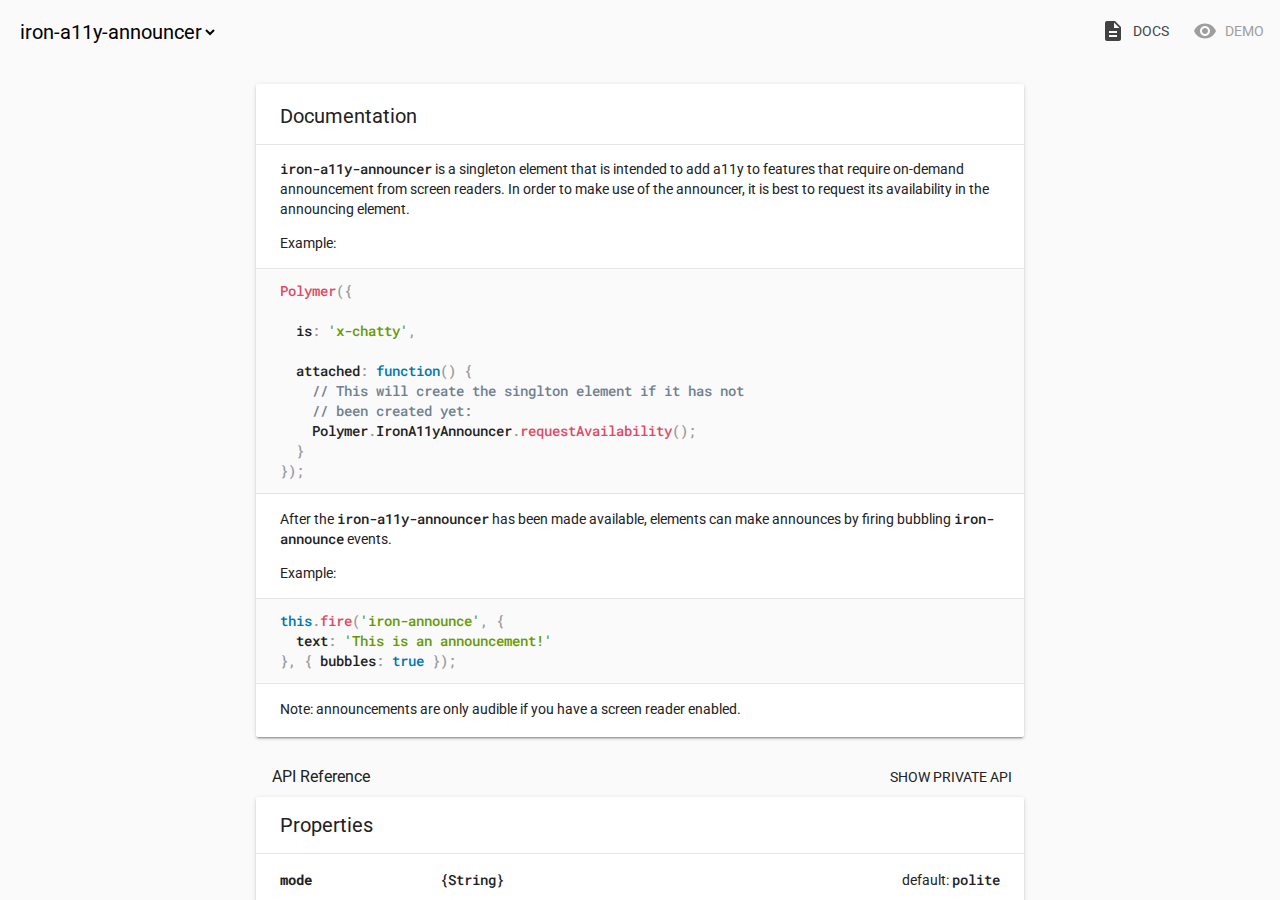
<file: bower_components/iron-a11y-announcer/index.html>
<!doctype html>
<!--
@license
Copyright (c) 2015 The Polymer Project Authors. All rights reserved.
This code may only be used under the BSD style license found at http://polymer.github.io/LICENSE.txt
The complete set of authors may be found at http://polymer.github.io/AUTHORS.txt
The complete set of contributors may be found at http://polymer.github.io/CONTRIBUTORS.txt
Code distributed by Google as part of the polymer project is also
subject to an additional IP rights grant found at http://polymer.github.io/PATENTS.txt
-->

<html>
<head>

  <title>iron-a11y-announcer</title>
  <meta charset="utf-8">
  <meta name="viewport" content="width=device-width, initial-scale=1.0">

  <script src="../webcomponentsjs/webcomponents-lite.js"></script>
  <link rel="import" href="../iron-component-page/iron-component-page.html">

</head>
<body>

  <iron-component-page></iron-component-page>

</body>
</html>
</file>
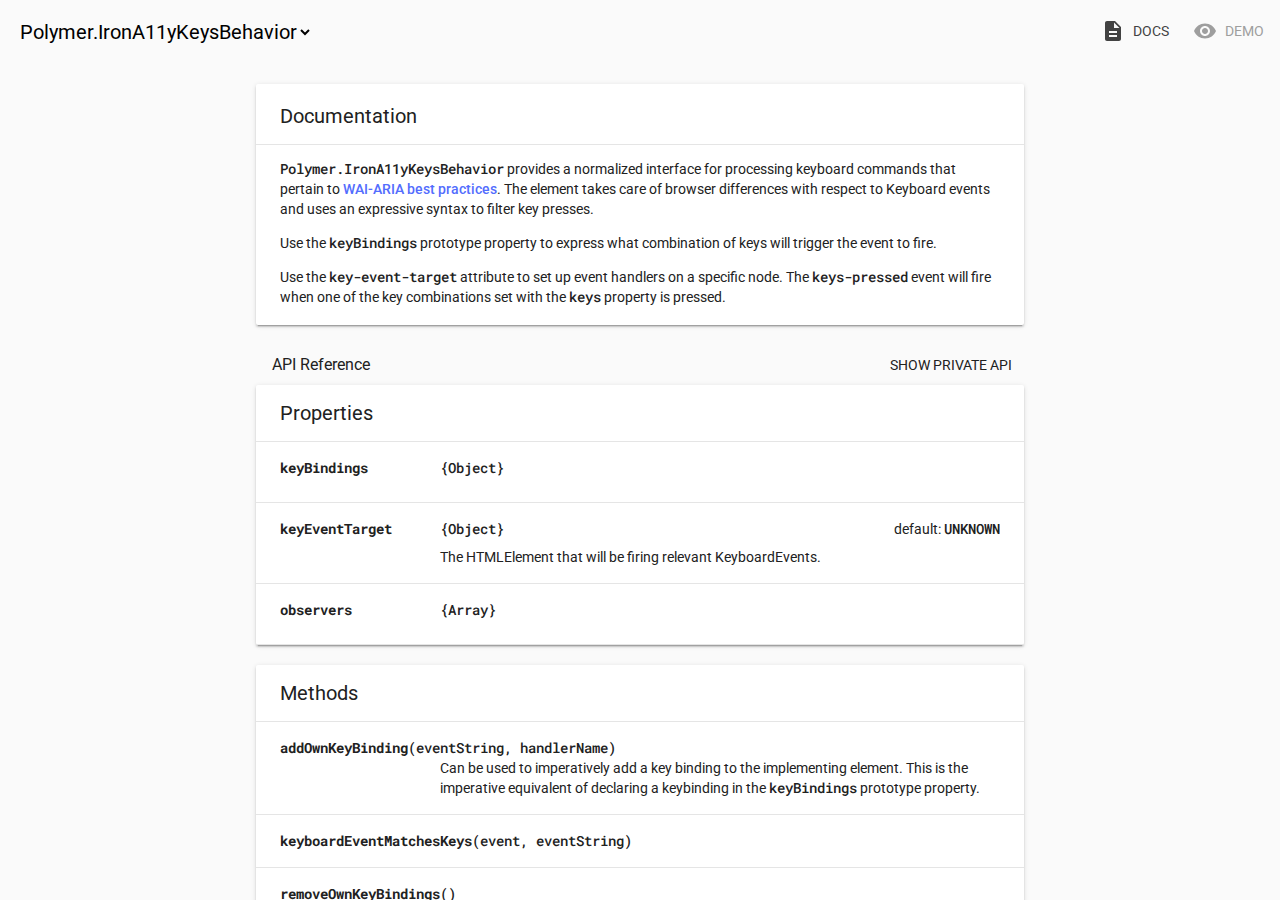
<file: bower_components/iron-a11y-keys-behavior/index.html>
<!doctype html>
<!--
@license
Copyright (c) 2015 The Polymer Project Authors. All rights reserved.
This code may only be used under the BSD style license found at http://polymer.github.io/LICENSE
The complete set of authors may be found at http://polymer.github.io/AUTHORS
The complete set of contributors may be found at http://polymer.github.io/CONTRIBUTORS
Code distributed by Google as part of the polymer project is also
subject to an additional IP rights grant found at http://polymer.github.io/PATENTS
-->
<html>
<head>

  <title>iron-a11y-keys-behavior</title>
  <script src="../webcomponentsjs/webcomponents-lite.js"></script>
  <link rel="import" href="../iron-component-page/iron-component-page.html">

</head>
<body>

  <iron-component-page></iron-component-page>

</body>
</html>
</file>
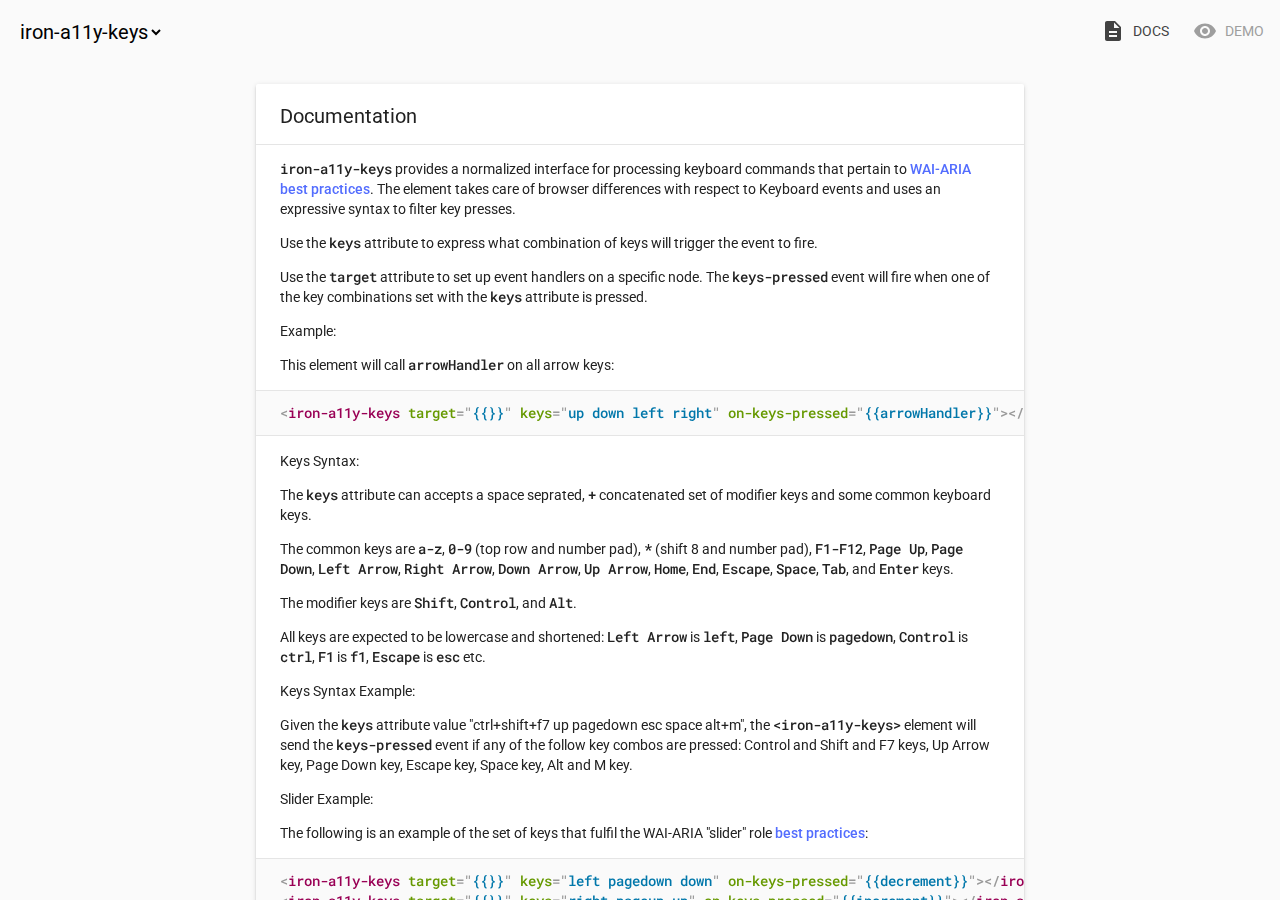
<file: bower_components/iron-a11y-keys/index.html>
<!doctype html>
<!--
@license
Copyright (c) 2015 The Polymer Project Authors. All rights reserved.
This code may only be used under the BSD style license found at http://polymer.github.io/LICENSE
The complete set of authors may be found at http://polymer.github.io/AUTHORS
The complete set of contributors may be found at http://polymer.github.io/CONTRIBUTORS
Code distributed by Google as part of the polymer project is also
subject to an additional IP rights grant found at http://polymer.github.io/PATENTS
-->
<html>
<head>

  <title>iron-a11y-keys</title>
  <script src="../webcomponentsjs/webcomponents-lite.js"></script>
  <link rel="import" href="../iron-component-page/iron-component-page.html">

</head>
<body>

  <iron-component-page></iron-component-page>

</body>
</html>
</file>
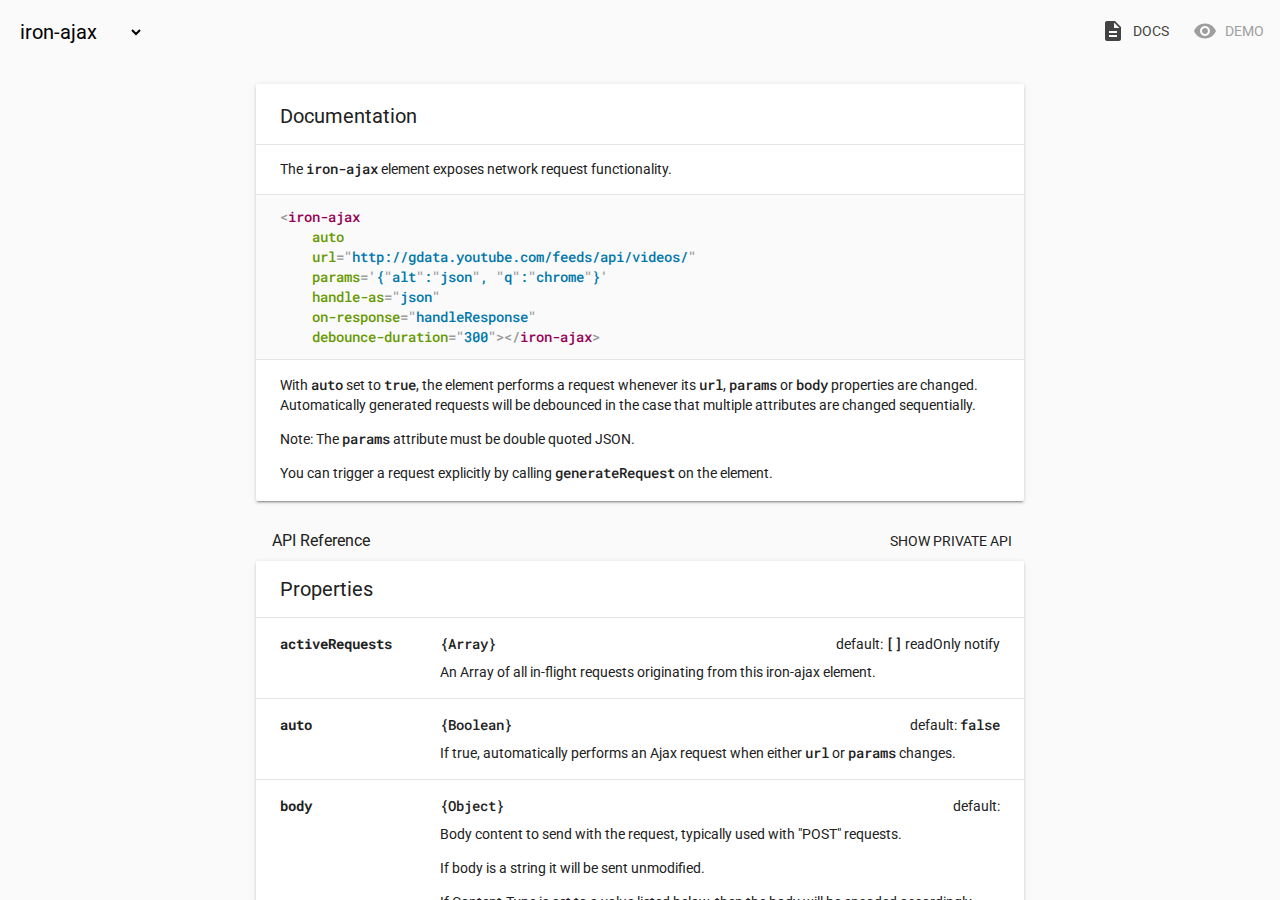
<file: bower_components/iron-ajax/index.html>
<!doctype html>
<!--
Copyright (c) 2015 The Polymer Project Authors. All rights reserved.
This code may only be used under the BSD style license found at http://polymer.github.io/LICENSE
The complete set of authors may be found at http://polymer.github.io/AUTHORS
The complete set of contributors may be found at http://polymer.github.io/CONTRIBUTORS
Code distributed by Google as part of the polymer project is also
subject to an additional IP rights grant found at http://polymer.github.io/PATENTS
-->
<html>
<head>

  <title>iron-ajax</title>
  <meta charset="utf-8">
  <meta name="viewport" content="width=device-width, initial-scale=1.0">

  <script src="../webcomponentsjs/webcomponents-lite.js"></script>
  <link rel="import" href="../iron-component-page/iron-component-page.html">

</head>
<body>

  <iron-component-page></iron-component-page>

</body>
</html>
</file>
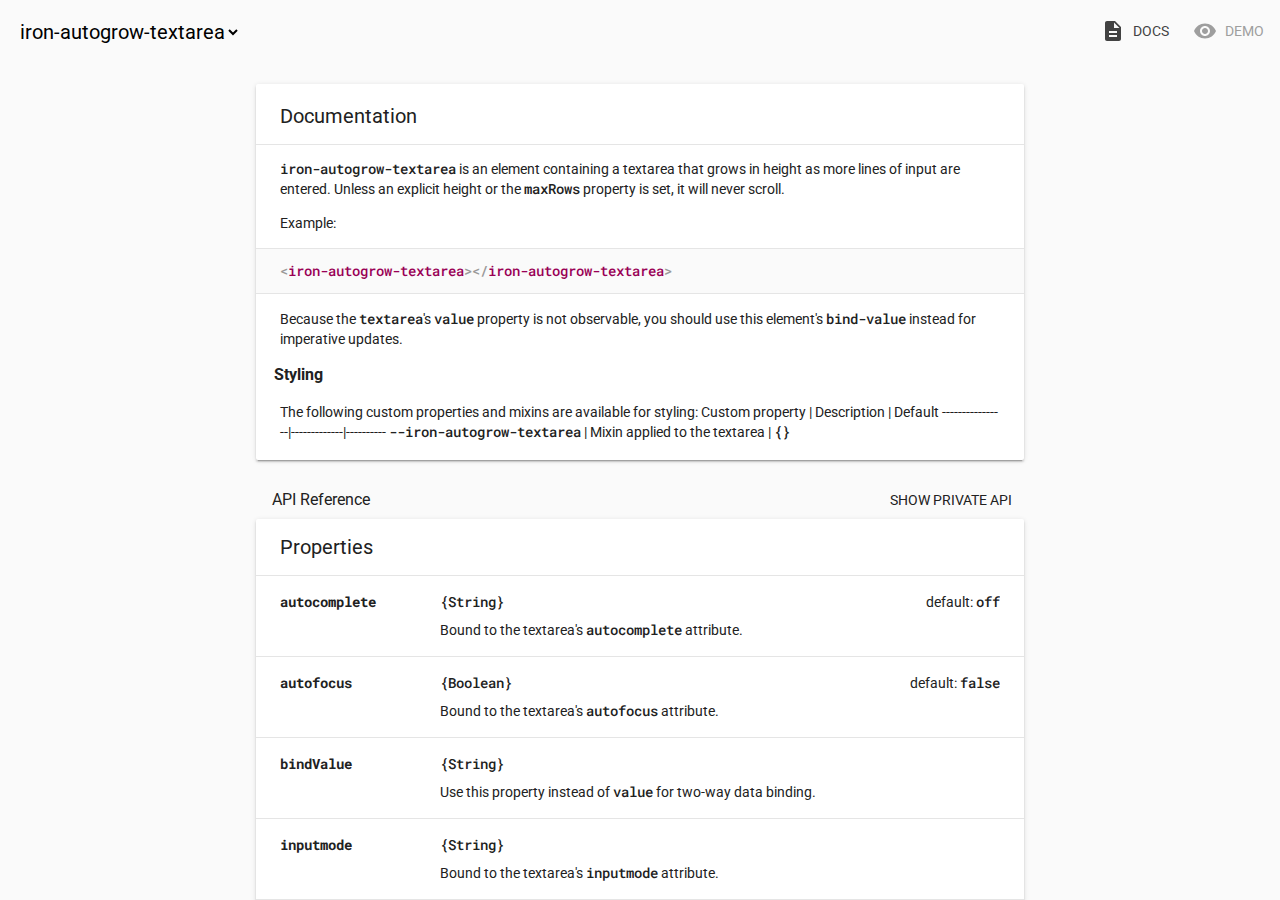
<file: bower_components/iron-autogrow-textarea/index.html>
<!doctype html>
<!--
@license
Copyright (c) 2015 The Polymer Project Authors. All rights reserved.
This code may only be used under the BSD style license found at http://polymer.github.io/LICENSE.txt
The complete set of authors may be found at http://polymer.github.io/AUTHORS.txt
The complete set of contributors may be found at http://polymer.github.io/CONTRIBUTORS.txt
Code distributed by Google as part of the polymer project is also
subject to an additional IP rights grant found at http://polymer.github.io/PATENTS.txt
-->
<html>
  <head>

    <meta charset="utf-8">
    <meta name="viewport" content="width=device-width, minimum-scale=1.0, initial-scale=1.0, user-scalable=yes">

    <title>iron-autogrow-textarea</title>

    <script src="../webcomponentsjs/webcomponents-lite.js"></script>

    <link rel="import" href="../polymer/polymer.html">
    <link rel="import" href="../iron-component-page/iron-component-page.html">

  </head>
  <body>

    <iron-component-page></iron-component-page>

  </body>
</html>
</file>
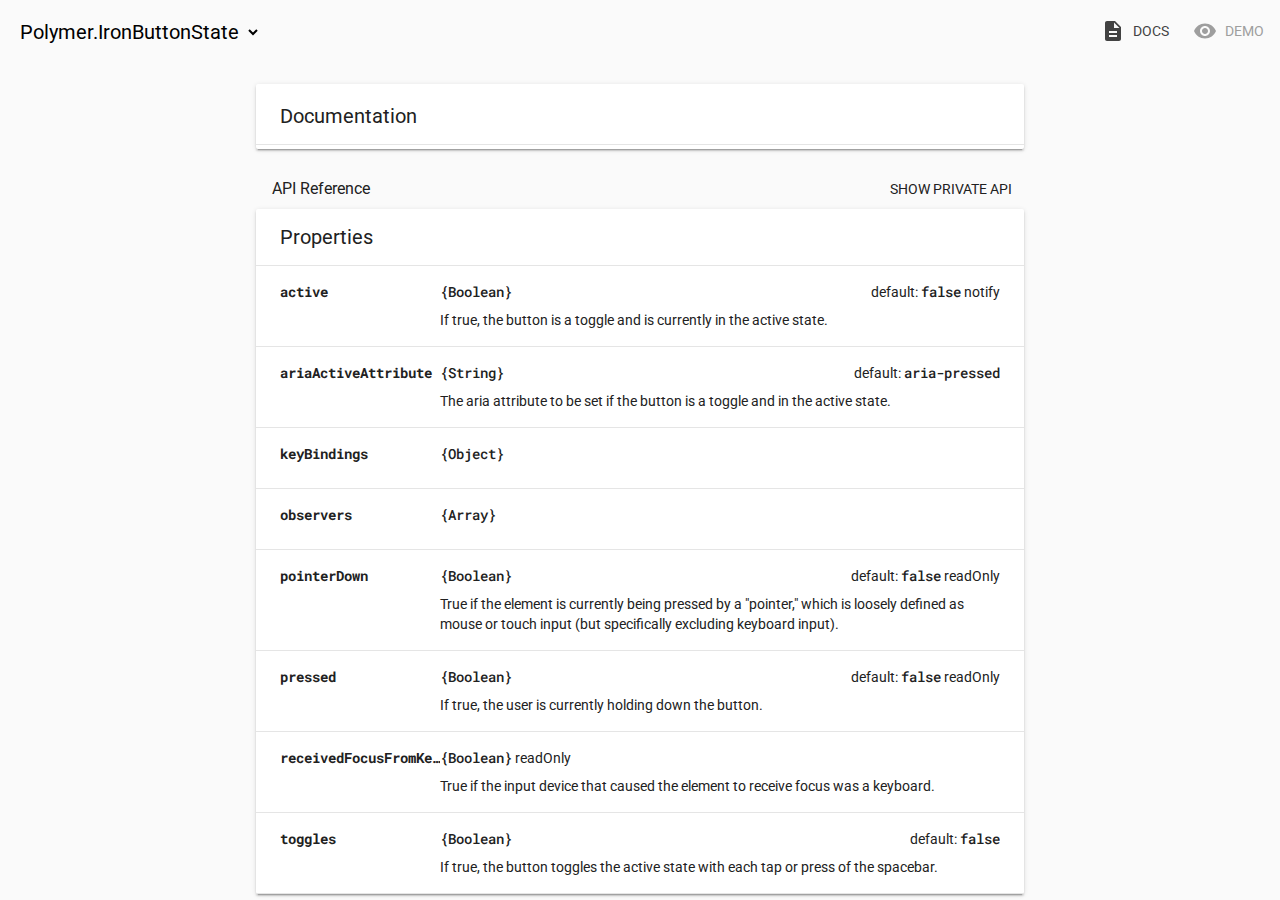
<file: bower_components/iron-behaviors/index.html>
<!doctype html>
<!--
@license
Copyright (c) 2015 The Polymer Project Authors. All rights reserved.
This code may only be used under the BSD style license found at http://polymer.github.io/LICENSE.txt
The complete set of authors may be found at http://polymer.github.io/AUTHORS.txt
The complete set of contributors may be found at http://polymer.github.io/CONTRIBUTORS.txt
Code distributed by Google as part of the polymer project is also
subject to an additional IP rights grant found at http://polymer.github.io/PATENTS.txt
-->
<html>
<head>

  <title>Iron Behaviors</title>
  <meta charset="utf-8">
  <meta name="viewport" content="width=device-width, initial-scale=1.0">

  <script src="../webcomponentsjs/webcomponents-lite.js"></script>
  <link rel="import" href="../iron-component-page/iron-component-page.html">

</head>
<body>

  <iron-component-page src="iron-button-state.html"></iron-component-page>

</body>
</html>
</file>
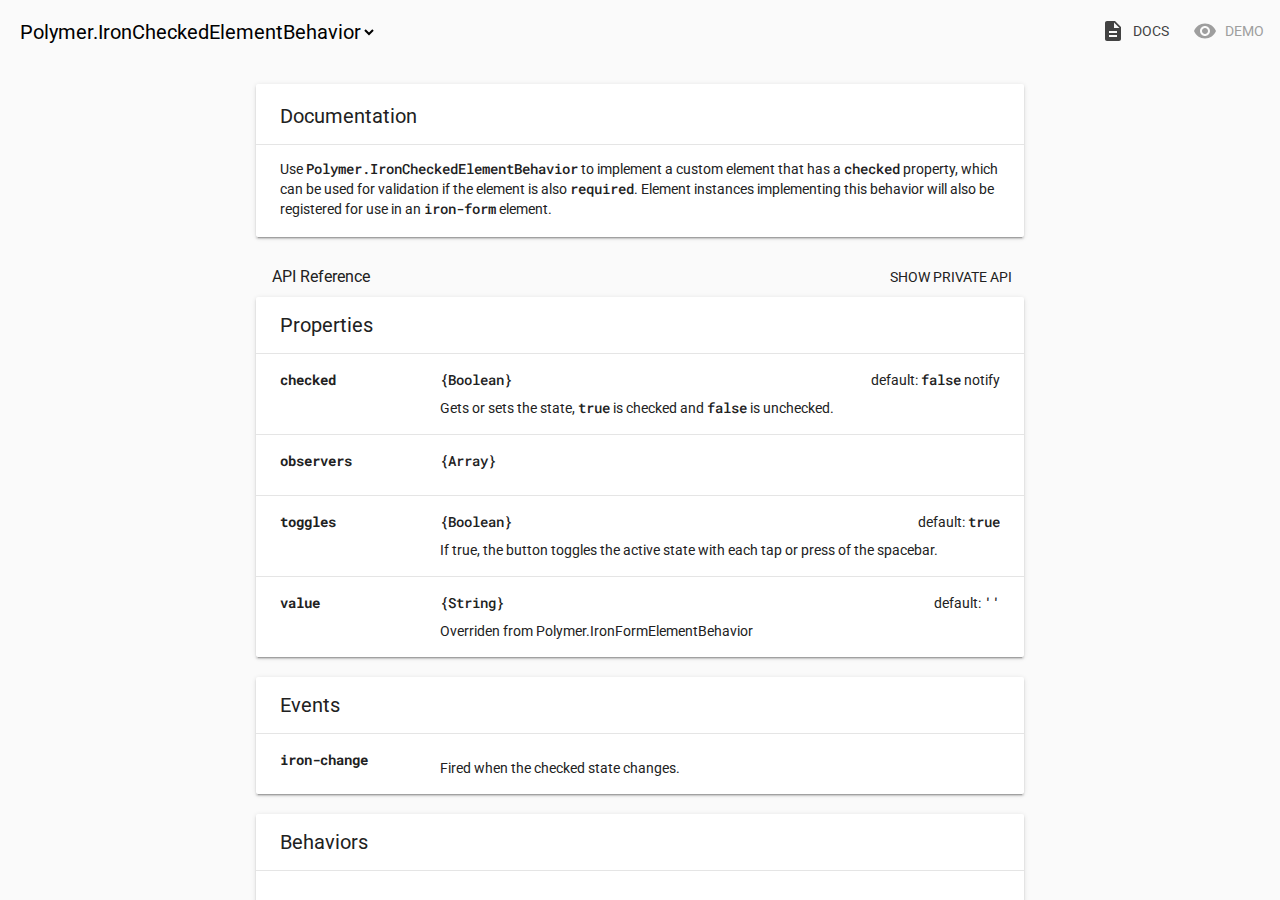
<file: bower_components/iron-checked-element-behavior/index.html>
<!doctype html>
<!--
@license
Copyright (c) 2015 The Polymer Project Authors. All rights reserved.
This code may only be used under the BSD style license found at http://polymer.github.io/LICENSE.txt
The complete set of authors may be found at http://polymer.github.io/AUTHORS.txt
The complete set of contributors may be found at http://polymer.github.io/CONTRIBUTORS.txt
Code distributed by Google as part of the polymer project is also
subject to an additional IP rights grant found at http://polymer.github.io/PATENTS.txt
-->
<html>
<head>

  <meta charset="utf-8">
  <meta name="viewport" content="width=device-width, minimum-scale=1.0, initial-scale=1.0, user-scalable=yes">

  <title>iron-checked-element-behavior</title>

  <script src="../webcomponentsjs/webcomponents-lite.js"></script>

  <link rel="import" href="../polymer/polymer.html">
  <link rel="import" href="../iron-component-page/iron-component-page.html">

</head>
<body>

  <iron-component-page></iron-component-page>

</body>
</html>
</file>
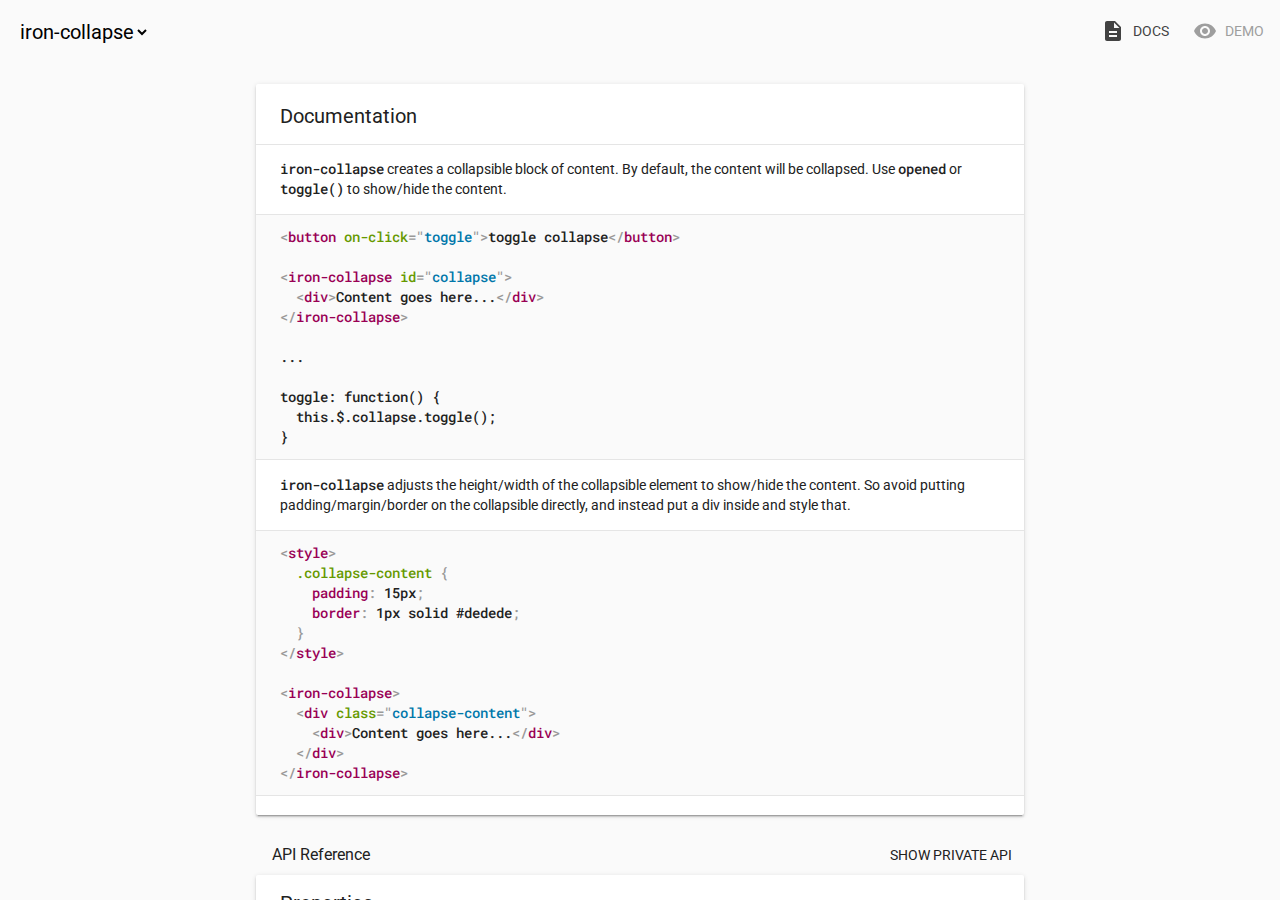
<file: bower_components/iron-collapse/index.html>
<!doctype html>
<!--
@license
Copyright (c) 2015 The Polymer Project Authors. All rights reserved.
This code may only be used under the BSD style license found at http://polymer.github.io/LICENSE.txt
The complete set of authors may be found at http://polymer.github.io/AUTHORS.txt
The complete set of contributors may be found at http://polymer.github.io/CONTRIBUTORS.txt
Code distributed by Google as part of the polymer project is also
subject to an additional IP rights grant found at http://polymer.github.io/PATENTS.txt
-->

<html>
  <head>

    <meta charset="utf-8">
    <meta name="viewport" content="width=device-width, minimum-scale=1.0, initial-scale=1.0, user-scalable=yes">

    <title>iron-collapse</title>

    <script src="../webcomponentsjs/webcomponents-lite.js"></script>

    <link rel="import" href="../polymer/polymer.html">
    <link rel="import" href="../iron-component-page/iron-component-page.html">

  </head>
  <body>

    <iron-component-page></iron-component-page>

  </body>
</html>
</file>
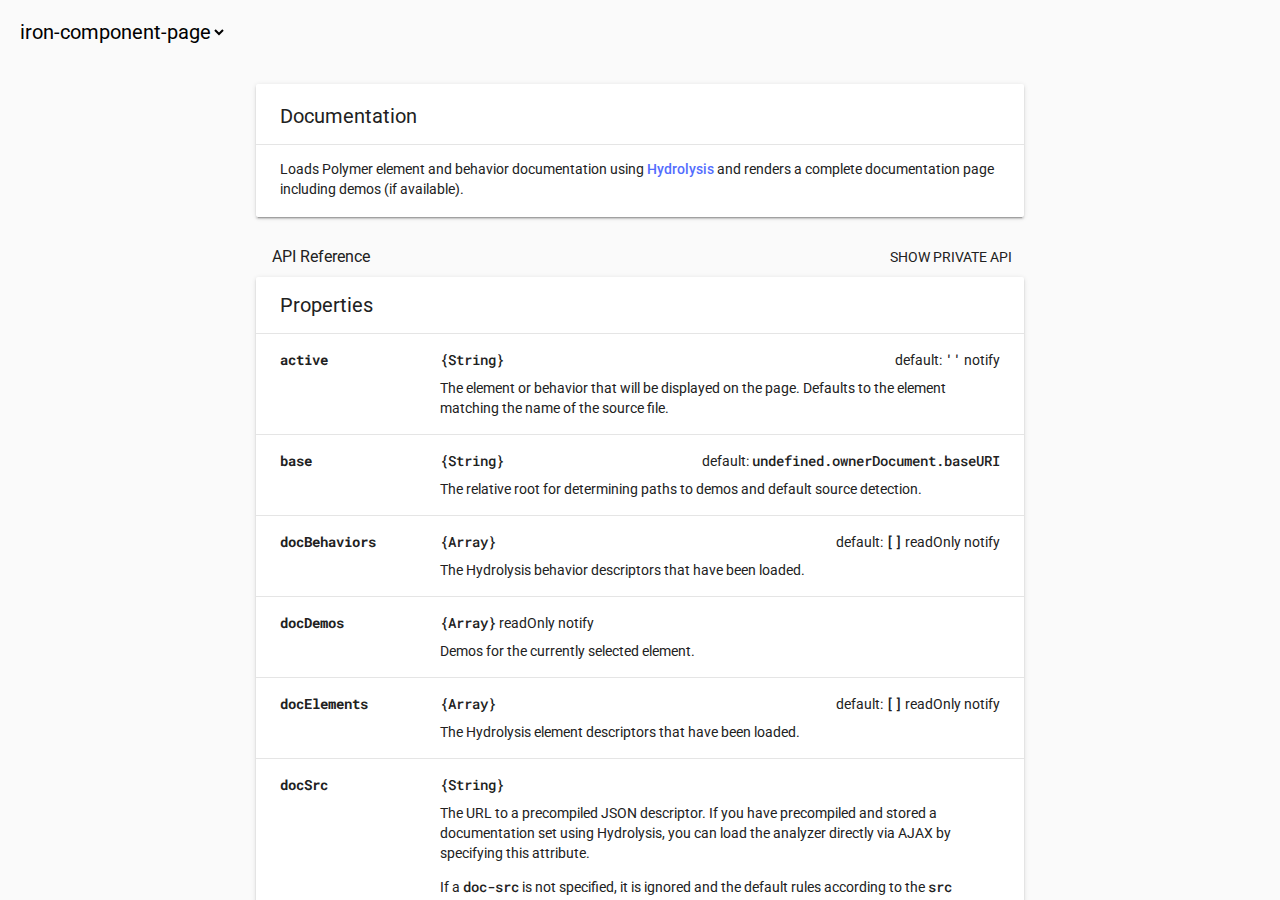
<file: bower_components/iron-component-page/index.html>
<!doctype html>
<!--
@license
Copyright (c) 2015 The Polymer Project Authors. All rights reserved.
This code may only be used under the BSD style license found at http://polymer.github.io/LICENSE
The complete set of authors may be found at http://polymer.github.io/AUTHORS
The complete set of contributors may be found at http://polymer.github.io/CONTRIBUTORS
Code distributed by Google as part of the polymer project is also
subject to an additional IP rights grant found at http://polymer.github.io/PATENTS
-->
<html>
<head>

  <meta charset="utf-8">
  <meta name="viewport" content="width=device-width, initial-scale=1.0">

  <script src="../webcomponentsjs/webcomponents-lite.js"></script>
  <link rel="import" href="../iron-component-page/iron-component-page.html">
</head>
<body>

  <iron-component-page></iron-component-page>

</body>
</html>
</file>
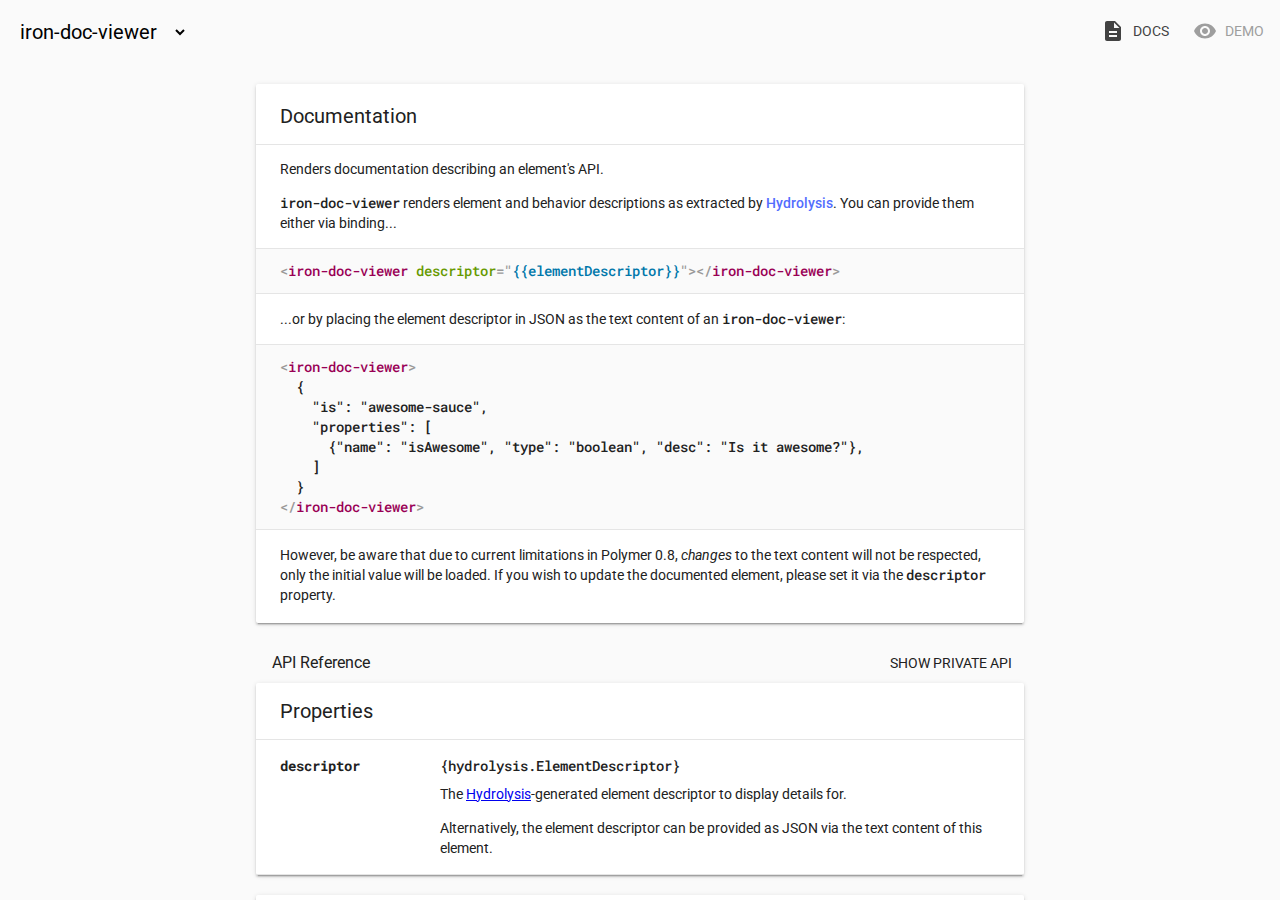
<file: bower_components/iron-doc-viewer/index.html>
<!doctype html>
<!--
Copyright (c) 2014 The Polymer Project Authors. All rights reserved.
This code may only be used under the BSD style license found at http://polymer.github.io/LICENSE
The complete set of authors may be found at http://polymer.github.io/AUTHORS
The complete set of contributors may be found at http://polymer.github.io/CONTRIBUTORS
Code distributed by Google as part of the polymer project is also
subject to an additional IP rights grant found at http://polymer.github.io/PATENTS
-->
<html>
<head>

  <meta charset="utf-8">
  <meta name="viewport" content="width=device-width, initial-scale=1.0">

  <script src="../webcomponentsjs/webcomponents-lite.js"></script>
  <link rel="import" href="../iron-component-page/iron-component-page.html">

</head>
<body>

  <iron-component-page></iron-component-page>

</body>
</html>
</file>
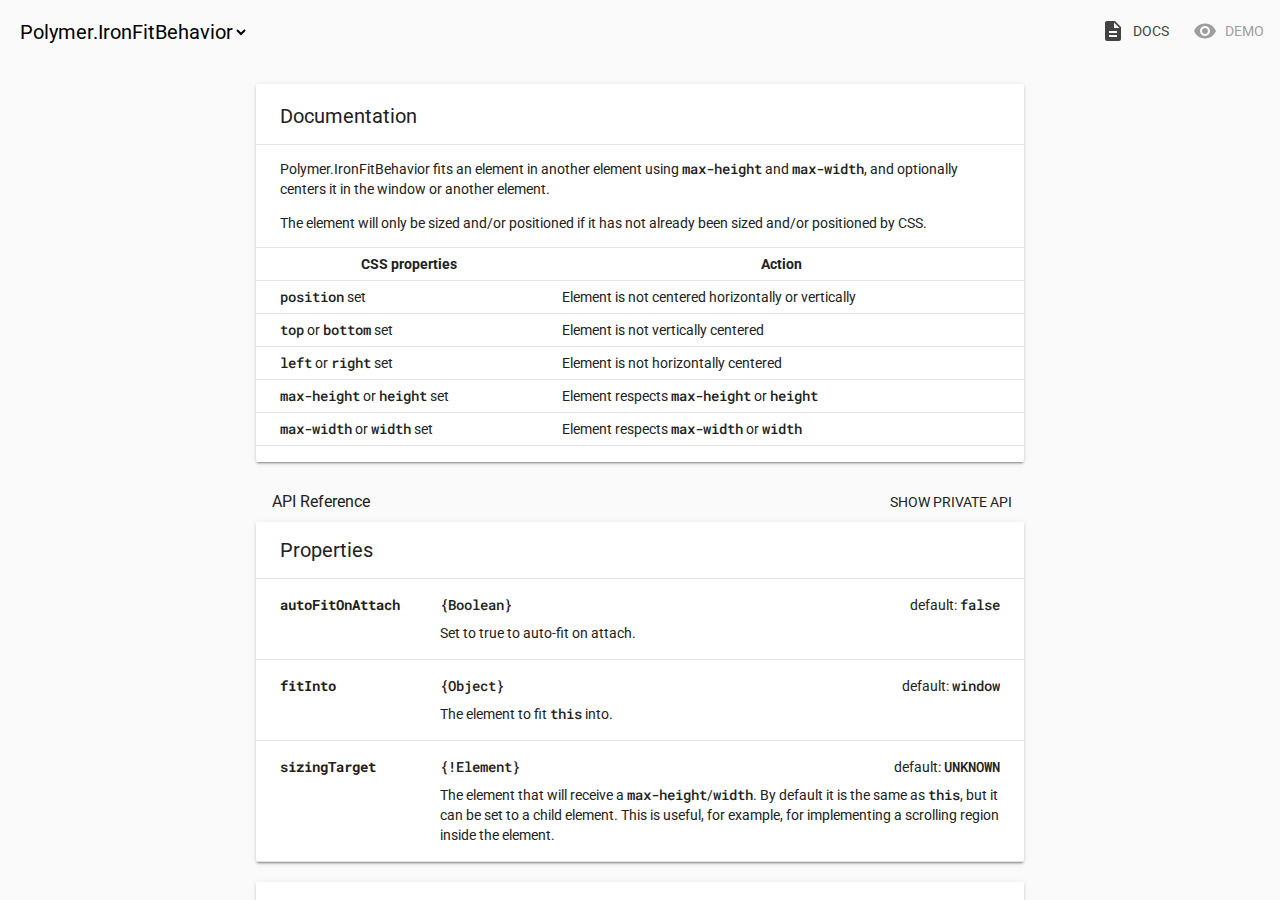
<file: bower_components/iron-fit-behavior/index.html>
<!doctype html>
<!--
@license
Copyright (c) 2015 The Polymer Project Authors. All rights reserved.
This code may only be used under the BSD style license found at http://polymer.github.io/LICENSE.txt
The complete set of authors may be found at http://polymer.github.io/AUTHORS.txt
The complete set of contributors may be found at http://polymer.github.io/CONTRIBUTORS.txt
Code distributed by Google as part of the polymer project is also
subject to an additional IP rights grant found at http://polymer.github.io/PATENTS.txt
-->
<html>
<head>

  <meta charset="utf-8">
  <meta name="viewport" content="width=device-width, minimum-scale=1.0, initial-scale=1.0, user-scalable=yes">

  <title>iron-fit-behavior</title>

  <script src="../webcomponentsjs/webcomponents-lite.js"></script>

  <link rel="import" href="../polymer/polymer.html">
  <link rel="import" href="../iron-component-page/iron-component-page.html">

</head>
<body>

  <iron-component-page></iron-component-page>

</body>
</html>
</file>
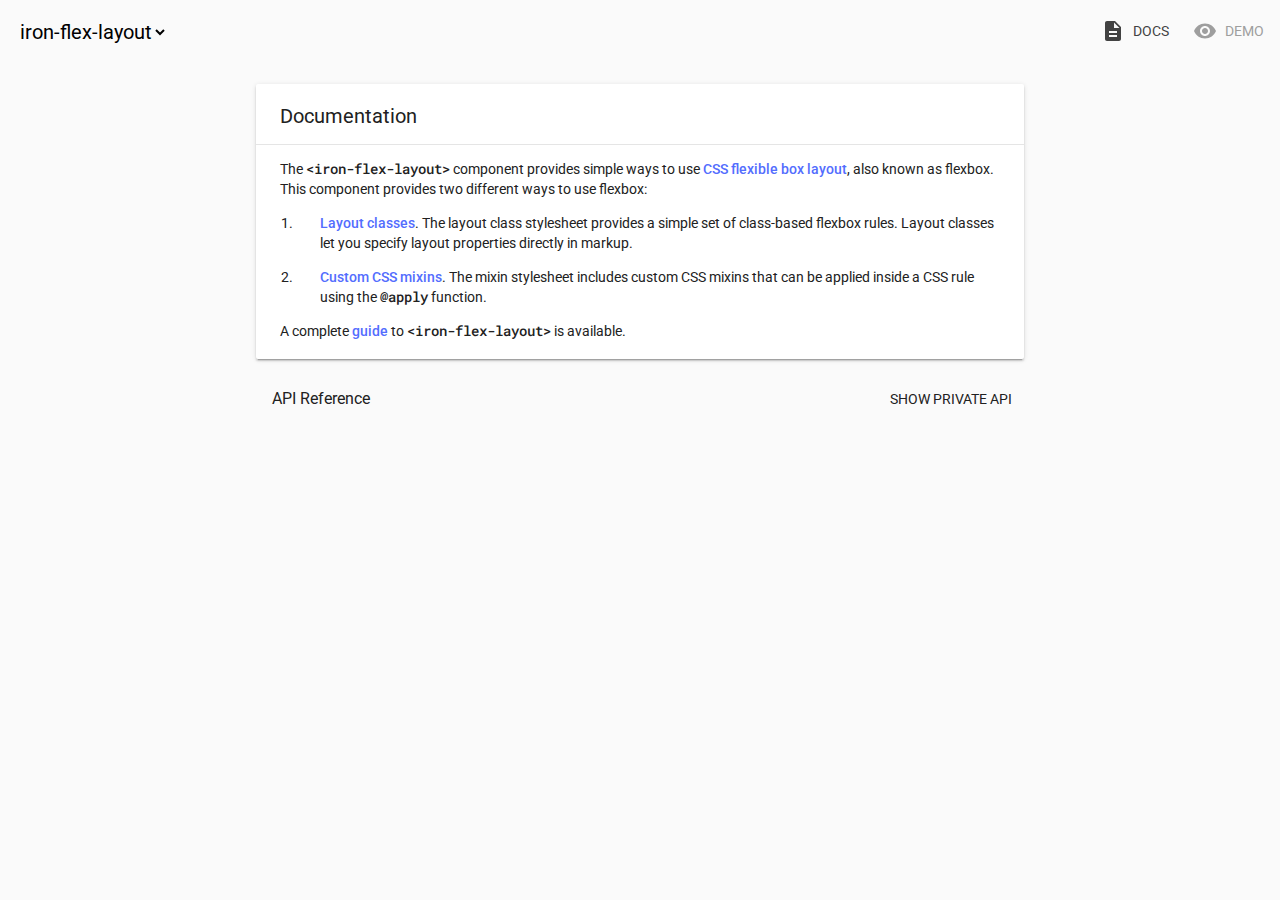
<file: bower_components/iron-flex-layout/index.html>
<!doctype html>
<!--
@license
Copyright (c) 2015 The Polymer Project Authors. All rights reserved.
This code may only be used under the BSD style license found at http://polymer.github.io/LICENSE
The complete set of authors may be found at http://polymer.github.io/AUTHORS
The complete set of contributors may be found at http://polymer.github.io/CONTRIBUTORS
Code distributed by Google as part of the polymer project is also
subject to an additional IP rights grant found at http://polymer.github.io/PATENTS
-->
<html>
<head>

  <title>iron-flex-layout</title>
  <script src="../webcomponentsjs/webcomponents-lite.js"></script>
  <link rel="import" href="../iron-component-page/iron-component-page.html">

</head>
<body>

  <iron-component-page></iron-component-page>

</body>
</html>
</file>
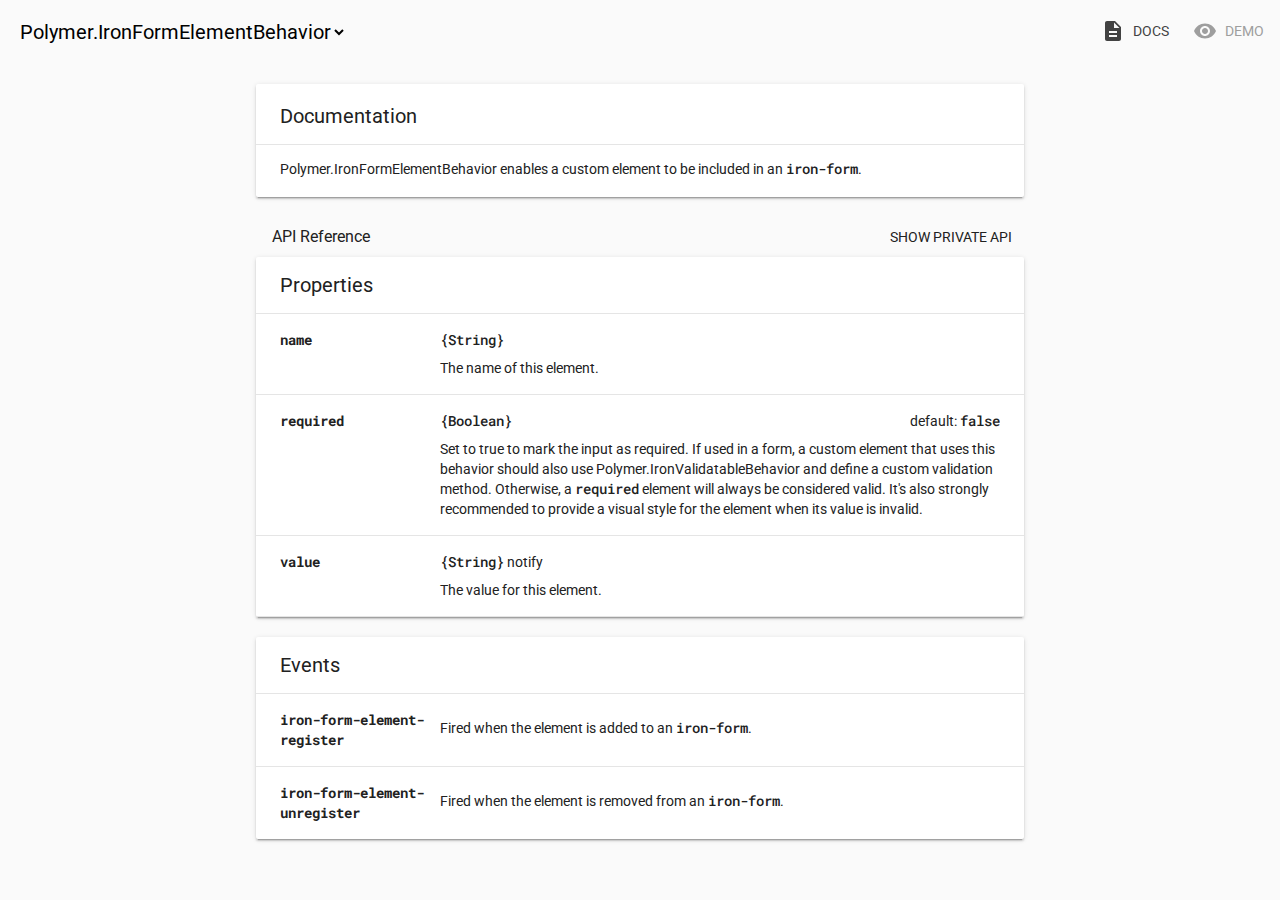
<file: bower_components/iron-form-element-behavior/index.html>
<!doctype html>
<!--
@license
Copyright (c) 2015 The Polymer Project Authors. All rights reserved.
This code may only be used under the BSD style license found at http://polymer.github.io/LICENSE.txt
The complete set of authors may be found at http://polymer.github.io/AUTHORS.txt
The complete set of contributors may be found at http://polymer.github.io/CONTRIBUTORS.txt
Code distributed by Google as part of the polymer project is also
subject to an additional IP rights grant found at http://polymer.github.io/PATENTS.txt
-->
<html>
<head>

  <meta charset="utf-8">
  <meta name="viewport" content="width=device-width, minimum-scale=1.0, initial-scale=1.0, user-scalable=yes">

  <title>iron-form-element-behavior</title>

  <script src="../webcomponentsjs/webcomponents-lite.js"></script>

  <link rel="import" href="../polymer/polymer.html">
  <link rel="import" href="../iron-component-page/iron-component-page.html">

</head>
<body>

  <iron-component-page></iron-component-page>

</body>
</html>
</file>
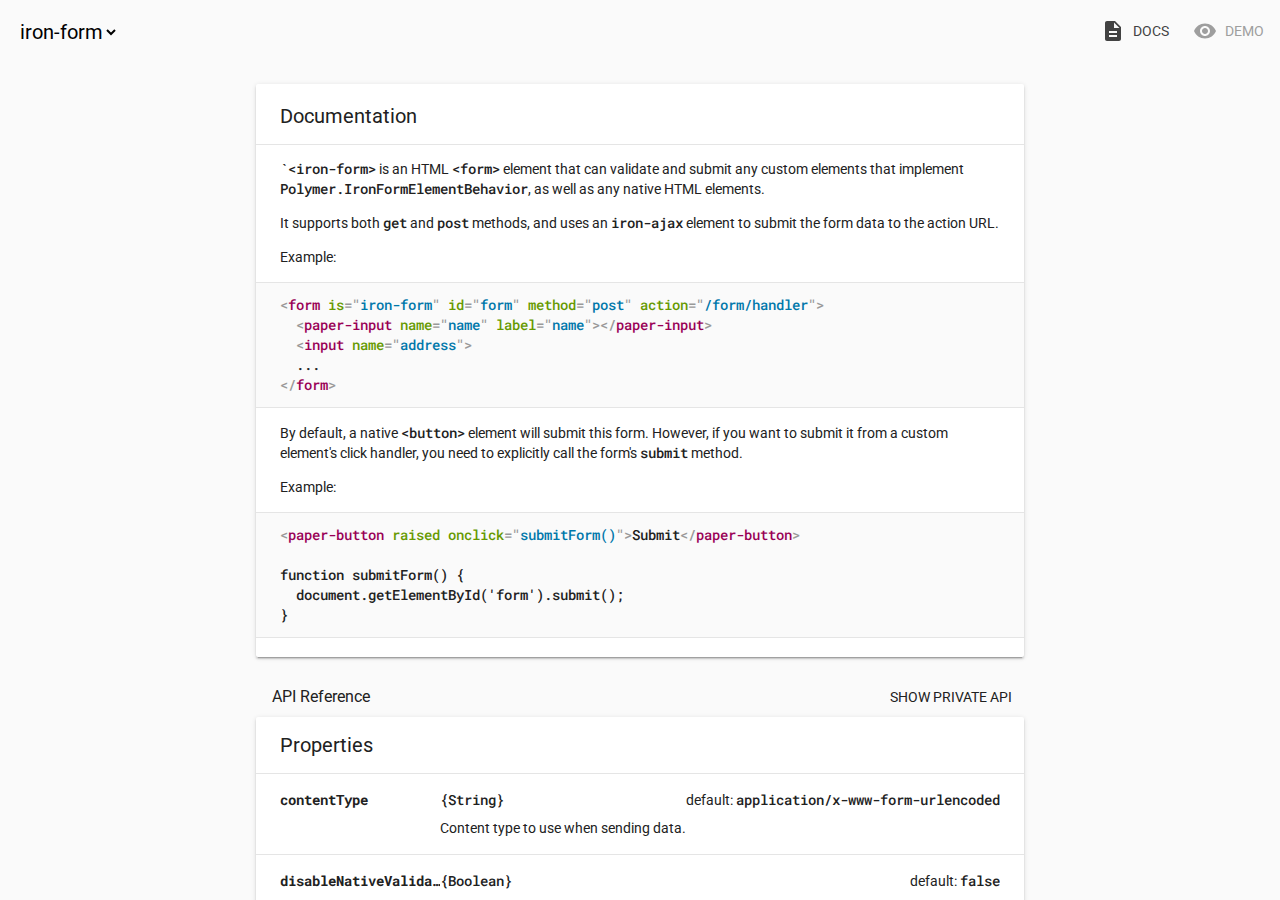
<file: bower_components/iron-form/index.html>
<!doctype html>
<!--
@license
Copyright (c) 2015 The Polymer Project Authors. All rights reserved.
This code may only be used under the BSD style license found at http://polymer.github.io/LICENSE.txt
The complete set of authors may be found at http://polymer.github.io/AUTHORS.txt
The complete set of contributors may be found at http://polymer.github.io/CONTRIBUTORS.txt
Code distributed by Google as part of the polymer project is also
subject to an additional IP rights grant found at http://polymer.github.io/PATENTS.txt
-->
<html>
<head>

  <meta charset="utf-8">
  <meta name="viewport" content="width=device-width, minimum-scale=1.0, initial-scale=1.0, user-scalable=yes">

  <title>iron-form</title>

  <script src="../webcomponentsjs/webcomponents-lite.js"></script>

  <link rel="import" href="../polymer/polymer.html">
  <link rel="import" href="../iron-component-page/iron-component-page.html">

</head>
<body>

  <iron-component-page></iron-component-page>

</body>
</html>
</file>
